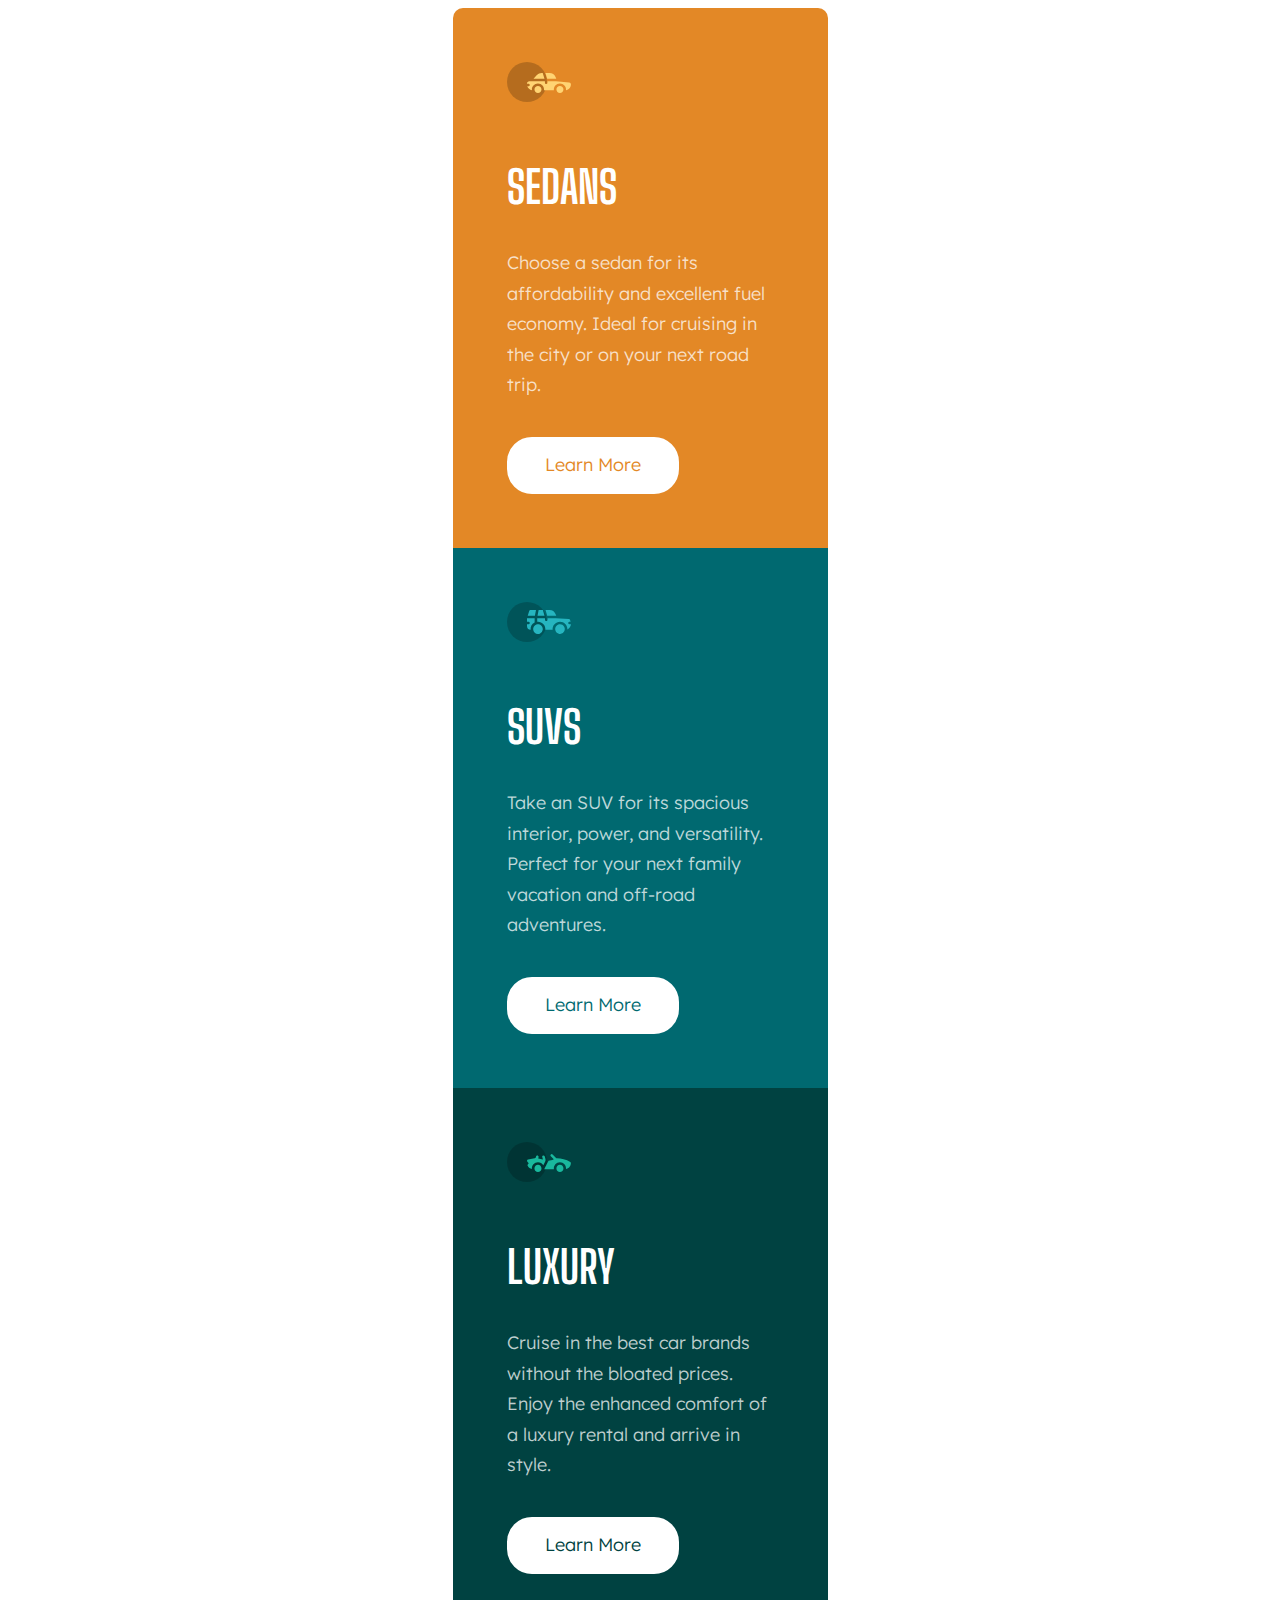
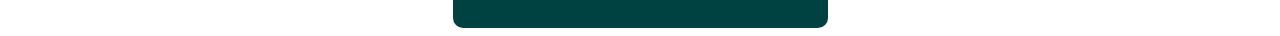
<file: 3-column-preview-card-component-main/index.html>
<!DOCTYPE html>
<html lang="en">
  <head>
    <meta charset="UTF-8" />
    <meta name="viewport" content="width=device-width, initial-scale=1.0" />
    <!-- displays site properly based on user's device -->

    <link
      rel="icon"
      type="image/png"
      sizes="32x32"
      href="./images/favicon-32x32.png"
    />
    <link
      href="https://fonts.googleapis.com/css2?family=Source+Sans+Pro:wght@400;700;900&display=swap"
      rel="stylesheet"
    />

    <link
      href="https://fonts.googleapis.com/css2?family=Big+Shoulders+Display:wght@700&family=Lexend+Deca&family=Source+Sans+Pro:wght@300;400;700;900&display=swap"
      rel="stylesheet"
    />

    <link href="css/styles.css" rel="stylesheet" />

    <title>Frontend Mentor | 3-column preview card component</title>

    <!-- Feel free to remove these styles or customise in your own stylesheet 👍 -->
    <style>
      .attribution {
        margin-top: 2em;
        font-size: 11px;
        text-align: center;
      }
      .attribution a {
        color: hsl(228, 45%, 44%);
      }
    </style>
  </head>
  <body>
    <div class="cars-collection">
      <div class="car car-sedan-bgr">
        <div class="container">
          <img class="car-img" src="images/icon-sedans.svg" alt="sedan" />
          <h2 class="car-title">Sedans</h2>
          <p class="car-body">
            Choose a sedan for its affordability and excellent fuel economy.
            Ideal for cruising in the city or on your next road trip.
          </p>
          <a class="car-btn car-sedan-clr" href="#">Learn More</a>
        </div>
      </div>

      <div class="car car-suv-bgr">
        <div class="container">
          <img class="car-img" src="images/icon-suvs.svg" alt="sedan" />
          <h2 class="car-title">SUVs</h2>
          <p class="car-body">
            Take an SUV for its spacious interior, power, and versatility.
            Perfect for your next family vacation and off-road adventures.
          </p>
          <a class="car-btn car-suv-clr" href="#">Learn More</a>
        </div>
      </div>

      <div class="car-luxury-bgr">
        <div class="container">
          <img class="car-img" src="images/icon-luxury.svg" alt="sedan" />
          <h2 class="car-title">Luxury</h2>
          <p class="car-body">
            Cruise in the best car brands without the bloated prices. Enjoy the
            enhanced comfort of a luxury rental and arrive in style.
          </p>
          <a class="car-btn car-luxury-clr" href="#">Learn More</a>
        </div>
      </div>
    </div>
  </body>
</html>
</file>
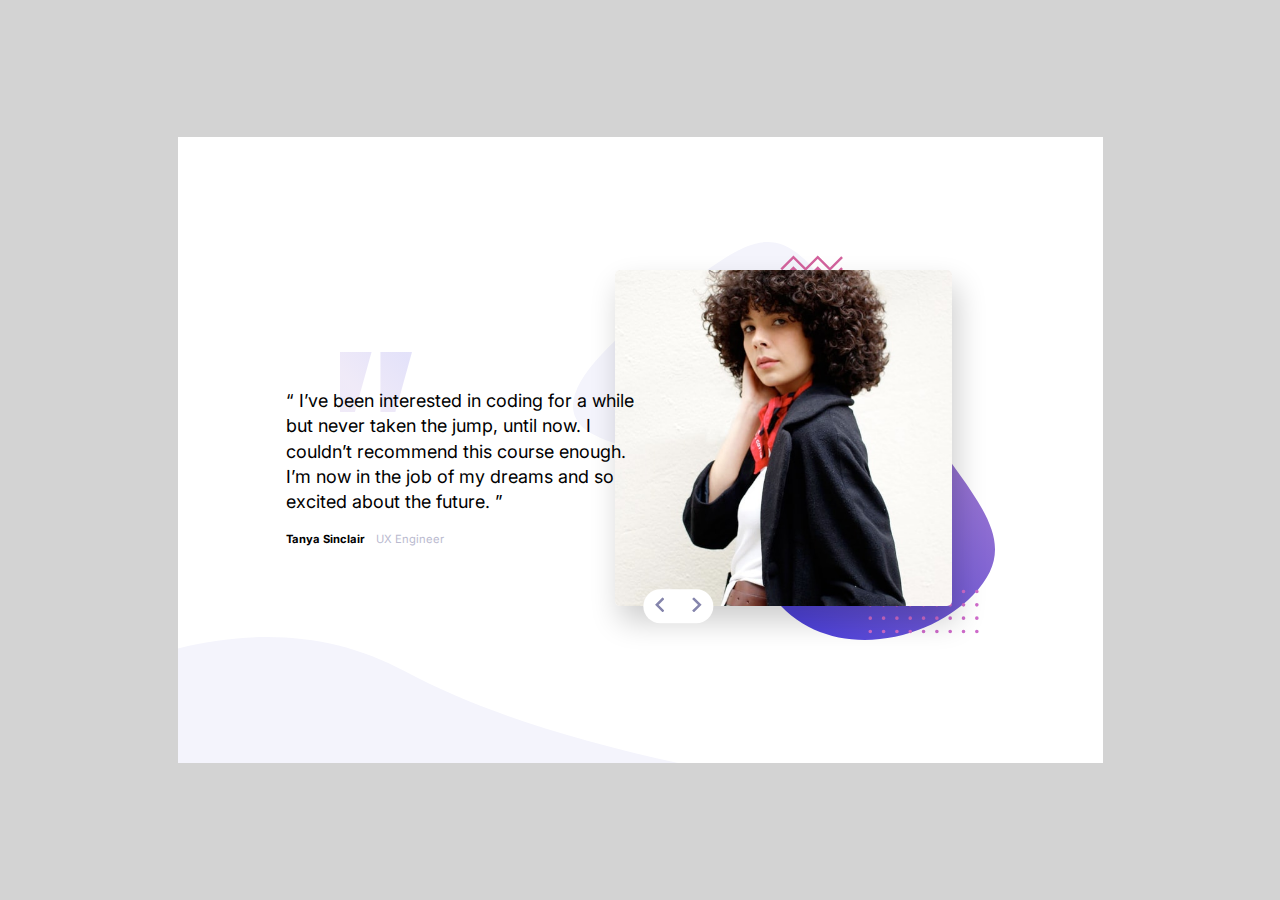
<file: coding-bootcamp-testimonials-slider/index.html>
<!DOCTYPE html>
<html lang="en">
  <head>
    <meta charset="UTF-8" />
    <meta name="viewport" content="width=device-width, initial-scale=1.0" />
    <!-- displays site properly based on user's device -->

    <link
      rel="icon"
      type="image/png"
      sizes="32x32"
      href="./images/favicon-32x32.png"
    />

    <link rel="stylesheet" href="css/styles.css" />
    <link
      href="https://fonts.googleapis.com/css2?family=Inter:wght@300;500&display=swap"
      rel="stylesheet"
    />

    <title>Frontend Mentor | Coding Bootcamp Testimonials Slider</title>
  </head>
  <body>
    <div class="component grid-container">
      <div class="image__container">
        <img
          class="photo developer"
          src="images/image-tanya.jpg"
          alt="Curly girl"
        />
        <img class= "photo developer display-toggle" image-toggle"
        src="images/image-john.jpg" alt="Smiling light-bearded guy" />

        <div class="image__buttons">
          <a class="btn" href="#"><img src="images/icon-prev.svg" /></a>
          <a class="btn" href="#"><img src="images/icon-next.svg" /></a>
        </div>
      </div>

      <div class="info__container">
        <div class="developer">
          <p class="body">
            “ I’ve been interested in coding for a while but never taken the
            jump, until now. I couldn’t recommend this course enough. I’m now in
            the job of my dreams and so excited about the future. ”
          </p>
          <div class="signature">
            <p class="signature__name">Tanya Sinclair</p>
            <p class="signature__role">UX Engineer</p>
          </div>
        </div>

        <div class="developer display-toggle">
          <p class="body">
            “ If you want to lay the best foundation possible I’d recommend
            taking this course. The depth the instructors go into is incredible.
            I now feel so confident about starting up as a professional
            developer. ”
          </p>
          <div class="signature">
            <p class="signature__name">John Tarkpor</p>
            <p class="signature__role">Junior Front-end Developer</p>
          </div>
        </div>
      </div>
    </div>
    <script type="text/javascript" src="js/event.js"></script>
  </body>
</html>
</file>
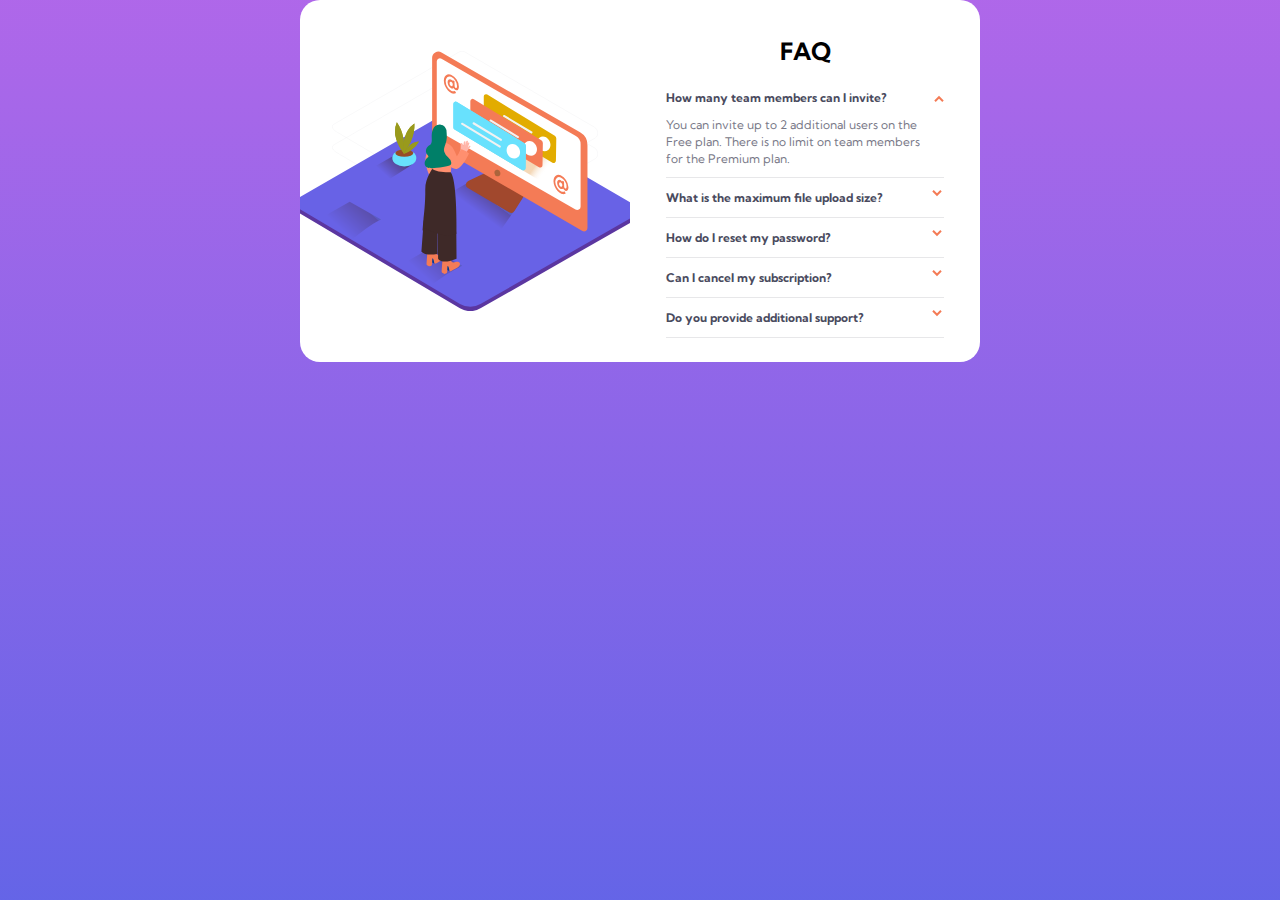
<file: faq-accordion-card-main/index.html>
<!DOCTYPE html>
<html lang="en">
  <head>
    <meta charset="UTF-8" />
    <meta name="viewport" content="width=device-width, initial-scale=1.0" />
    <!-- displays site properly based on user's device -->

    <link
      rel="icon"
      type="image/png"
      sizes="32x32"
      href="./images/favicon-32x32.png"
    />

    <link rel="stylesheet" href="style.css" />

    <title>Frontend Mentor | FAQ Accordion Card</title>

    <link rel="preconnect" href="https://fonts.gstatic.com" />
    <link
      href="https://fonts.googleapis.com/css2?family=Kumbh+Sans:wght@400;700&display=swap"
      rel="stylesheet"
    />
  </head>
  <body>
    <div class="container">
      <div class="card row">
        <div class="card__imagewraper"></div>

        <div class="card__faqs">
          <h1 class="card__title">FAQ</h1>

          <div class="card__faq card__faq--toggle">
            <p class="card__question">How many team members can I invite?</p>
            <div class="card__answer--wrapper card__faq--collapsed">
              <p class="card__answer">
                You can invite up to 2 additional users on the Free plan. There
                is no limit on team members for the Premium plan.
              </p>
            </div>
          </div>

          <div class="card__faq">
            <p class="card__question">What is the maximum file upload size?</p>
            <div class="card__answer--wrapper">
              <p class="card__answer">
                No more than 2GB. All files in your account must fit your
                allotted storage space.
              </p>
            </div>
          </div>

          <div class="card__faq">
            <p class="card__question">How do I reset my password?</p>
            <div class="card__answer--wrapper">
              <p class="card__answer">
                Click “Forgot password” from the login page or “Change password”
                from your profile page. A reset link will be emailed to you.
              </p>
            </div>
          </div>

          <div class="card__faq">
            <p class="card__question">Can I cancel my subscription?</p>
            <div class="card__answer--wrapper">
              <p class="card__answer">
                Yes! Send us a message and we’ll process your request no
                questions asked.
              </p>
            </div>
          </div>

          <div class="card__faq">
            <p class="card__question">Do you provide additional support?</p>
            <div class="card__answer--wrapper">
              <p class="card__answer">
                Chat and email support is available 24/7. Phone lines are open
                during normal business hours.
              </p>
            </div>
          </div>
        </div>
      </div>
    </div>

    <!-- <div class="attribution">
      Challenge by
      <a href="https://www.frontendmentor.io?ref=challenge" target="_blank"
        >Frontend Mentor</a
      >. Coded by <a href="#">Pixhyto</a>.
    </div> -->

    <script type="text/javascript" src="event.js"></script>
  </body>
</html>
</file>
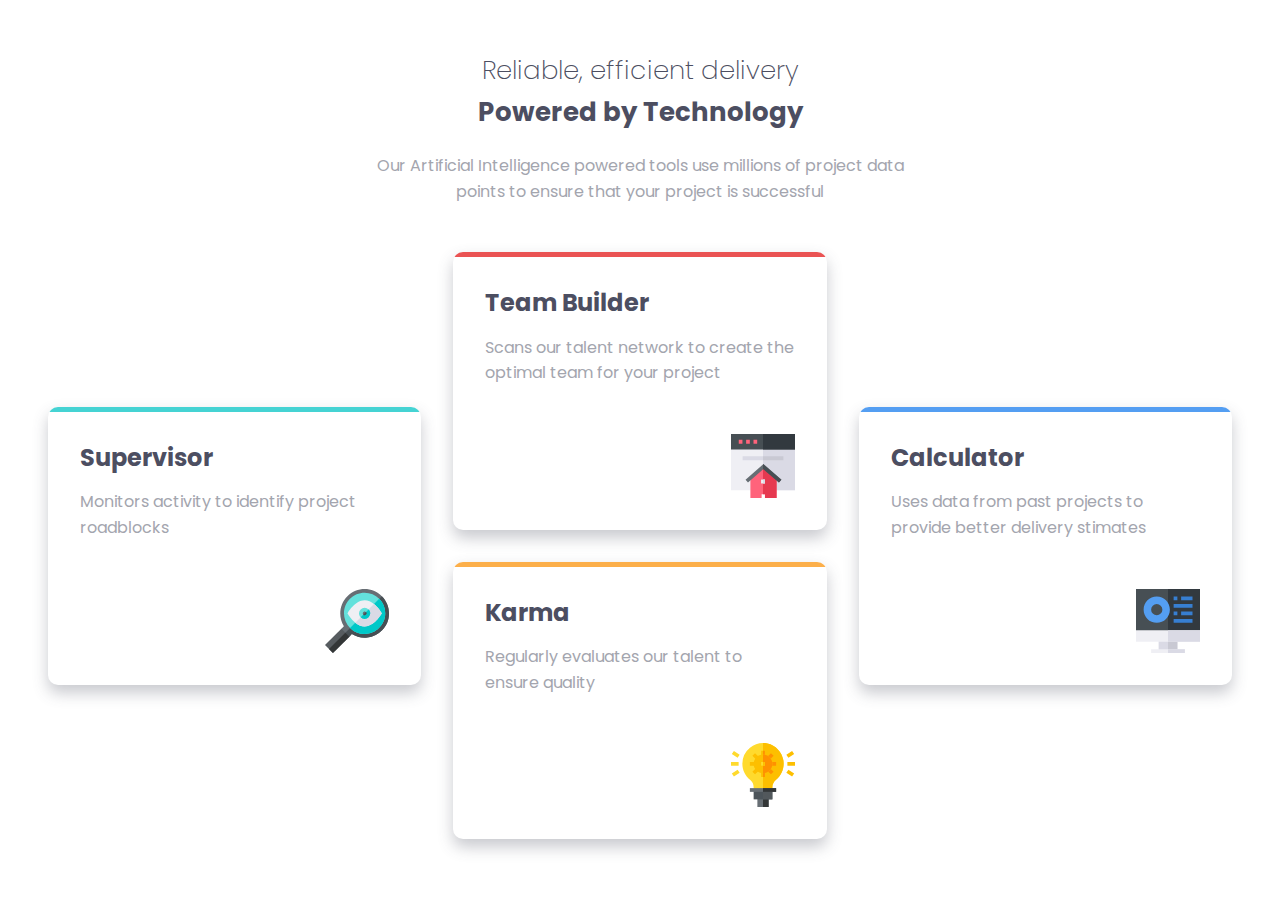
<file: four-card-feature-section-master/index.html>
<!DOCTYPE html>
<html lang="en">
  <head>
    <meta charset="UTF-8" />
    <meta name="viewport" content="width=device-width, initial-scale=1.0" />
    <!-- displays site properly based on user's device -->

    <link
      rel="icon"
      type="image/png"
      sizes="32x32"
      href="./images/favicon-32x32.png"
    />
    <link
      href="https://fonts.googleapis.com/css2?family=Poppins:wght@200;400;600&display=swap"
      rel="stylesheet"
    />

    <link rel="stylesheet" href="css/styles.css" />
    <title>Frontend Mentor | Four card feature section</title>
  </head>
  <body>
    <div class="component">
      <h2 class="component__title">Reliable, efficient delivery</h2>
      <h2 class="component__subtitle">Powered by Technology</h2>
      <p class="component__body">
        Our Artificial Intelligence powered tools use millions of project data
        points to ensure that your project is successful
      </p>

      <section class="cards-section">
        <div class="card">
          <div class="card__top card__top-cyan"></div>
          <h2 class="card__title">Supervisor</h2>
          <p class="card__body">
            Monitors activity to identify project roadblocks
          </p>
          <img
            class="card__img"
            src="images/icon-supervisor.svg"
            alt="Icon of a magnifying glass with an eye"
          />
        </div>

        <div class="card">
          <div class="card__top card__top-red"></div>
          <h2 class="card__title">Team Builder</h2>
          <p class="card__body">
            Scans our talent network to create the optimal team for your project
          </p>
          <img
            class="card__img"
            src="images/icon-team-builder.svg"
            alt="Icon of a red house inside a web page"
          />
        </div>

        <div class="card">
          <div class="card__top card__top-orange"></div>
          <h2 class="card__title">Karma</h2>
          <p class="card__body">
            Regularly evaluates our talent to ensure quality
          </p>
          <img
            class="card__img"
            src="images/icon-karma.svg"
            alt="Icon of yellow glowing bulb"
          />
        </div>

        <div class="card">
          <div class="card__top card__top-blue"></div>
          <h2 class="card__title">Calculator</h2>
          <p class="card__body">
            Uses data from past projects to provide better delivery stimates
          </p>
          <img
            class="card__img"
            src="images/icon-calculator.svg"
            alt="Icon of a monitor with graphics on the screen"
          />
        </div>
      </section>
    </div>
  </body>
</html>
</file>
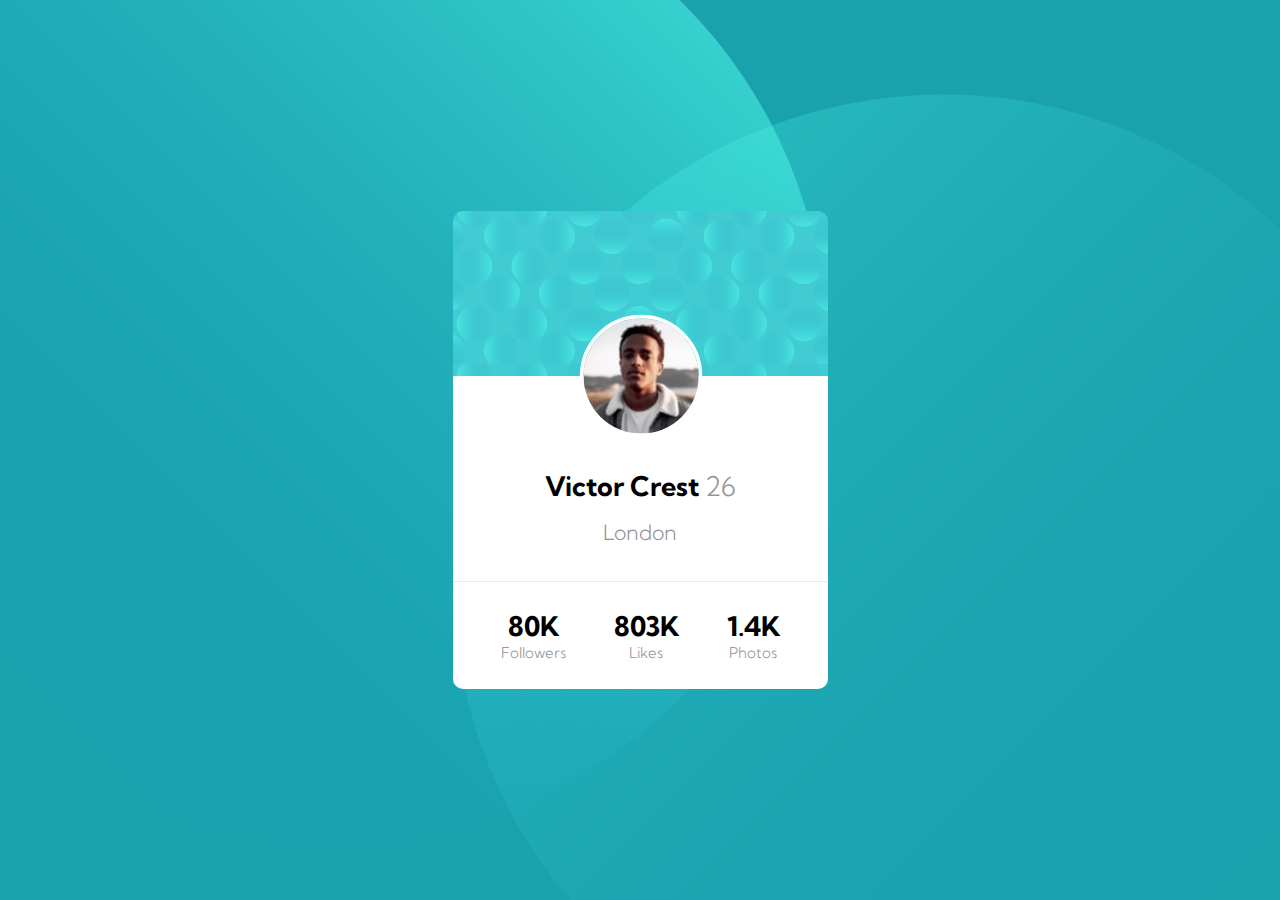
<file: profile-card-component-main/index.html>
<!DOCTYPE html>
<html lang="en">
  <head>
    <meta charset="UTF-8" />
    <meta name="viewport" content="width=device-width, initial-scale=1.0" />
    <!-- displays site properly based on user's device -->

    <link
      rel="icon"
      type="image/png"
      sizes="32x32"
      href="./images/favicon-32x32.png"
    />

    <link rel="stylesheet" href="style.css">

    <title>Frontend Mentor | Profile card component</title>
    <link rel="preconnect" href="https://fonts.gstatic.com">
    <link href="https://fonts.googleapis.com/css2?family=Kumbh+Sans:wght@400;700&display=swap" rel="stylesheet">
  </head>
  <body>
  
    
    <div class="container">
      <div class="card__header">
        <img class="card__img" src="images/image-victor.jpg" alt ="profile photo" />
      </div>
      <div class="card__body">
        <h2>Victor Crest <span>26</span></h2>
        <h3>London</h3>
      </div>
      <div class="card__footer">
        <div class="stats">
          <h2>80K</h2>
          <h5>Followers</h5>
        </div>
        <div class="stats">
          <h2>803K</h2>
          <h5>Likes</h5>
        </div>
        <div class="stats">
          <h2>1.4K</h2>
          <h5>Photos</h5>
        </div>
      </div>
    </div>
    
    <!--Victor Crest 26 London 80K Followers 803K Likes 1.4K Photos
    <div class="attribution">
      Challenge by
      <a href="https://www.frontendmentor.io?ref=challenge" target="_blank"
        >Frontend Mentor</a
      >. Coded by <a href="#">Your Name Here</a>. -->
    </div>
  </body>
</html>
</file>
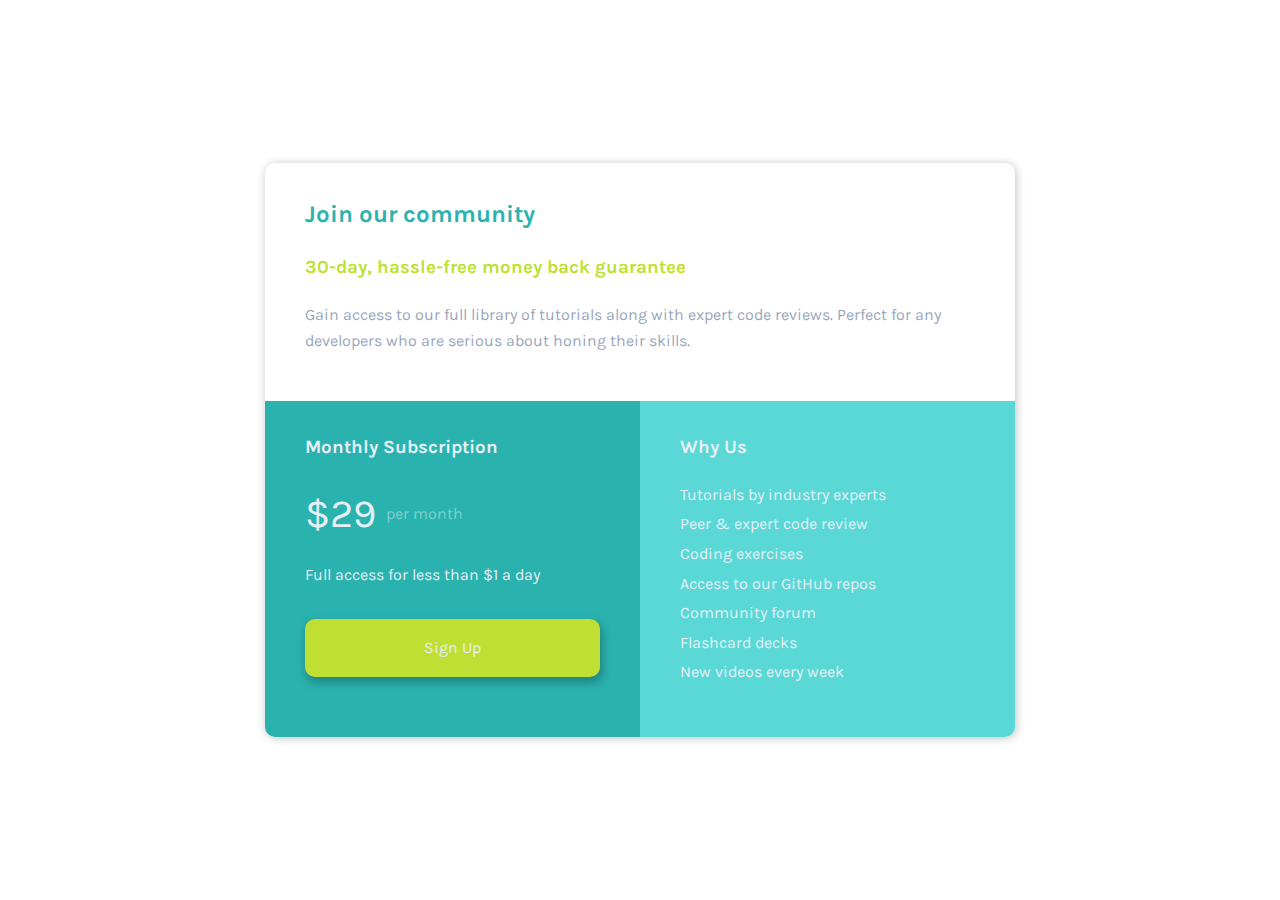
<file: single-price-grid-component-master/index.html>
<!DOCTYPE html>
<html lang="en">
  <head>
    <meta charset="UTF-8" />
    <meta name="viewport" content="width=device-width, initial-scale=1.0" />
    <!-- displays site properly based on user's device -->

    <link
      rel="icon"
      type="image/png"
      sizes="32x32"
      href="./images/favicon-32x32.png"
    />

    <link
      href="https://fonts.googleapis.com/css2?family=Karla:wght@400;700&display=swap"
      rel="stylesheet"
    />

    <link rel="stylesheet" href="css/styles.css" />

    <title>Frontend Mentor | Single Price Grid Component</title>
  </head>
  <body>
    
    <div class="component">
      <div class="intro">
        <div class="container">
          <h2>Join our community</h2>
          <h3 class="title-intro">30-day, hassle-free money back guarantee</h3>
          <p class="intro__body">
            Gain access to our full library of tutorials along with expert code
            reviews. Perfect for any developers who are serious about honing
            their skills.
          </p>
        </div>
      </div>

      <div class="subscription">
        <div class="container">
          <h3>Monthly Subscription</h3>
          <p class="subscription__cost"><span>$29</span> per month</p>
          <p>Full access for less than $1 a day</p>
          <a href="#" class="btn">Sign Up</a>
        </div>
      </div>

      <div class="whyus">
        <div class="container">
          <h3 class="title">Why Us</h3>

          <ul class="whyus__list">
            <li class="whyus__item">Tutorials by industry experts</li>
            <li class="whyus__item">Peer & expert code review</li>
            <li class="whyus__item">Coding exercises</li>
            <li class="whyus__item">Access to our GitHub repos</li>
            <li class="whyus__item">Community forum</li>
            <li class="whyus__item">Flashcard decks</li>
            <li class="whyus__item">New videos every week</li>
          </ul>
        </div>
      </div>
    </div>
  </body>
</html>
</file>
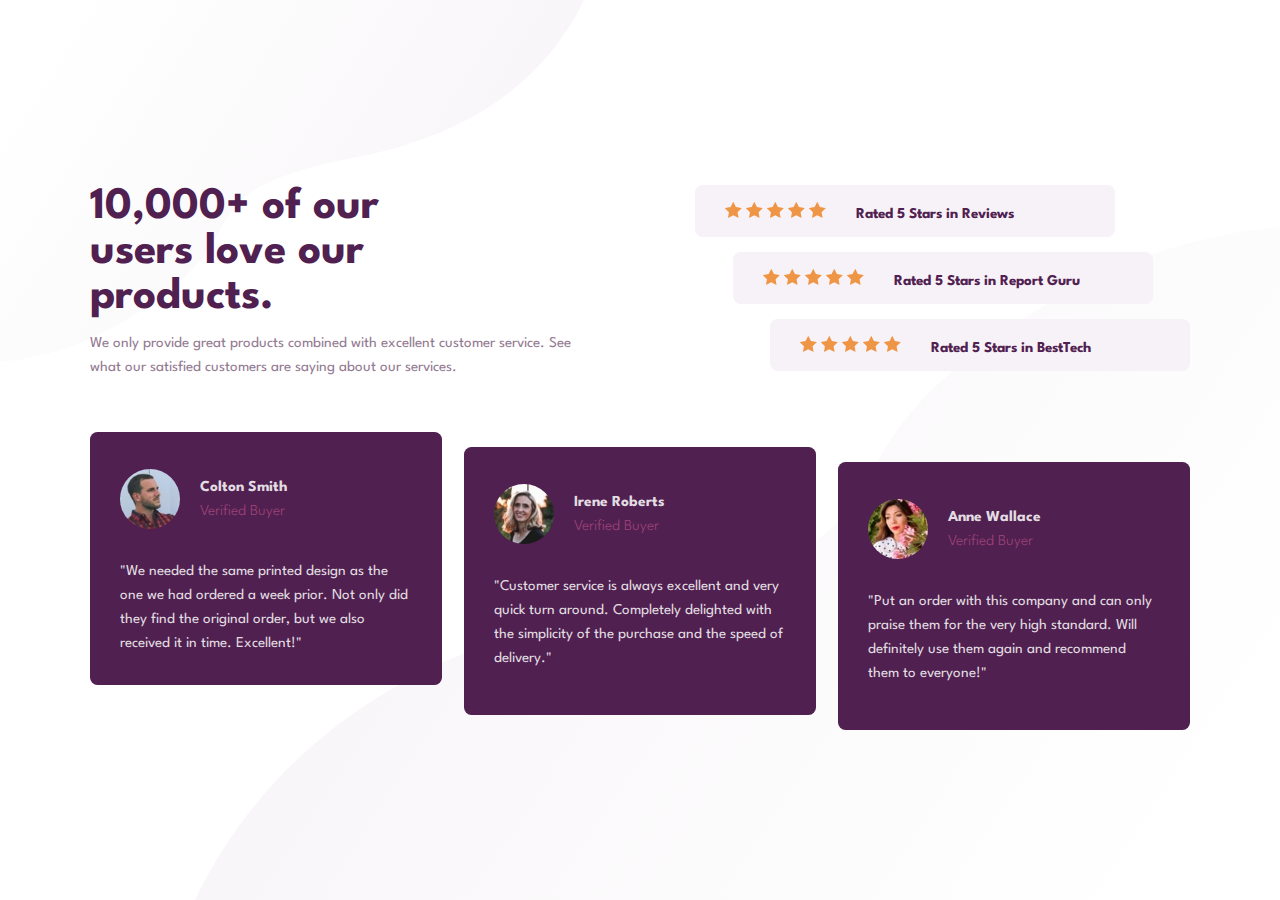
<file: social-proof-section-master/index.html>
<!DOCTYPE html>
<html lang="en">
  <head>
    <meta charset="UTF-8" />
    <meta name="viewport" content="width=device-width, initial-scale=1.0" />
    <!-- displays site properly based on user's device -->

    <link
      rel="icon"
      type="image/png"
      sizes="32x32"
      href="./images/favicon-32x32.png"
    />

    <link rel="preconnect" href="https://fonts.gstatic.com" />
    <link
      href="https://fonts.googleapis.com/css2?family=Spartan:wght@400;500;700&display=swap"
      rel="stylesheet"
    />

    <link rel="stylesheet" href="css/styles.css" />

    <title>Frontend Mentor | Social proof section</title>
  </head>
  <body>
    <div class="container">
      <div class="intro">
        <div class="reviews">
          <h1>10,000+ of our<br />users love our<br />products.</h1>
          <p>
            We only provide great products combined with excellent customer
            service. See what our satisfied customers are saying about our
            services.
          </p>
        </div>

        <div class="ratings">
          <div class="rating">
            <div class="rating__stars">
              <img src="images/icon-star.svg" alt="star" />
              <img src="images/icon-star.svg" alt="star" />
              <img src="images/icon-star.svg" alt="star" />
              <img src="images/icon-star.svg" alt="star" />
              <img src="images/icon-star.svg" alt="star" />
            </div>
            <p class="rating__text">Rated 5 Stars in Reviews</p>
          </div>

          <div class="rating">
            <div class="rating__stars">
              <img src="images/icon-star.svg" alt="star" />
              <img src="images/icon-star.svg" alt="star" />
              <img src="images/icon-star.svg" alt="star" />
              <img src="images/icon-star.svg" alt="star" />
              <img src="images/icon-star.svg" alt="star" />
            </div>
            <p class="rating__text">Rated 5 Stars in Report Guru</p>
          </div>

          <div class="rating">
            <div class="rating__stars">
              <img src="images/icon-star.svg" alt="star" />
              <img src="images/icon-star.svg" alt="star" />
              <img src="images/icon-star.svg" alt="star" />
              <img src="images/icon-star.svg" alt="star" />
              <img src="images/icon-star.svg" alt="star" />
            </div>
            <p class="rating__text">Rated 5 Stars in BestTech</p>
          </div>
        </div>
      </div>

      <div class="user-comments">
        <div class="user-comment">
          <div class="comment__head">
            <img
              class="user-img"
              src="images/image-colton.jpg"
              alt="Smith Colton picture"
            />
            <div class="user-info">
              <h3>Colton Smith</h3>
              <h3>Verified Buyer</h3>
            </div>
          </div>
          <p class="comment__text">
            "We needed the same printed design as the one we had ordered a week
            prior. Not only did they find the original order, but we also
            received it in time. Excellent!"
          </p>
        </div>

        <div class="user-comment">
          <div class="comment__head">
            <img
              class="user-img"
              src="images/image-irene.jpg"
              alt="Irene
            Roberts picture"
            />
            <div class="user-info">
              <h3>Irene Roberts</h3>
              <h3>Verified Buyer</h3>
            </div>
          </div>
          <p class="comment__text">
            "Customer service is always excellent and very quick turn around.
            Completely delighted with the simplicity of the purchase and the
            speed of delivery."
          </p>
        </div>

        <div class="user-comment">
          <div class="comment__head">
            <img
              class="user-img"
              src="images/image-anne.jpg"
              alt="Anne Wallace
            picture"
            />
            <div class="user-info">
              <h3>Anne Wallace</h3>
              <h3>Verified Buyer</h3>
            </div>
          </div>
          <p class="comment__text">
            "Put an order with this company and can only praise them for the
            very high standard. Will definitely use them again and recommend
            them to everyone!"
          </p>
        </div>
      </div>
    </div>
  </body>
</html>
</file>
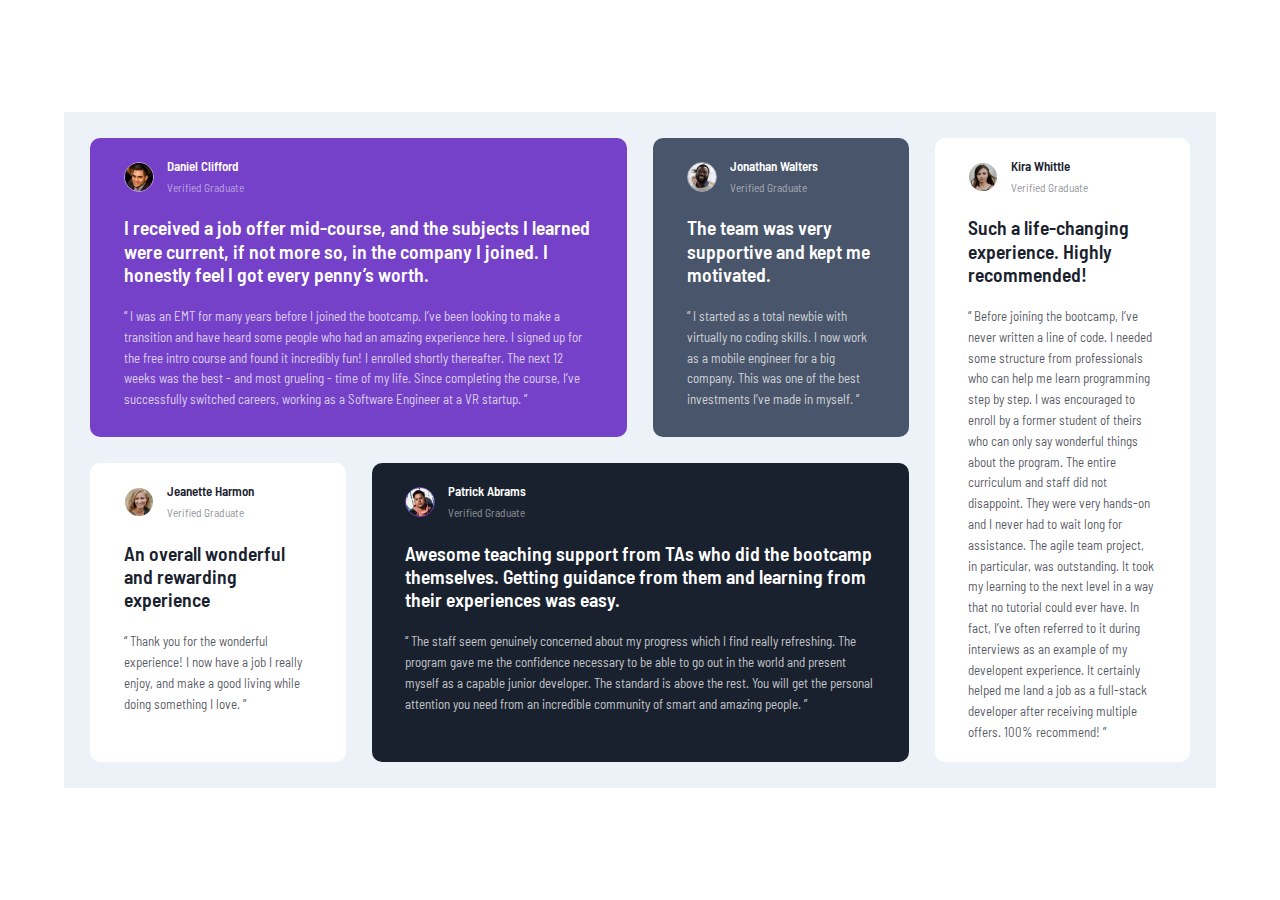
<file: testimonials-grid-section-main/index.html>
<!DOCTYPE html>
<html lang="en">
  <head>
    <meta charset="UTF-8" />
    <meta name="viewport" content="width=device-width, initial-scale=1.0" />
    <!-- displays site properly based on user's device -->

    <link
      rel="icon"
      type="image/png"
      sizes="32x32"
      href="./images/favicon-32x32.png"
    />

    <link
      href="https://fonts.googleapis.com/css2?family=Barlow+Semi+Condensed:wght@500;600&display=swap"
      rel="stylesheet"
    />

    <link rel="stylesheet" href="css/styles.css" />

    <title>Frontend Mentor | [Challenge Name Here]</title>
  </head>
  <body>
    <div class="testimonials">
      <div class="testimonial testimonial-violet">
        <div class="testimonial__header">
          <img
            class="user__img white-border"
            src="images/image-daniel.jpg"
            alt="Daniel Clifford profile"
          />
          <div class="user__info">
            <p class="user__name">Daniel Clifford</p>
            <p class="user__validation">Verified Graduate</p>
          </div>
        </div>

        <p class="testimonial__title">
          I received a job offer mid-course, and the subjects I learned were
          current, if not more so, in the company I joined. I honestly feel I
          got every penny’s worth.
        </p>
        <p class="testimonial__body testimonial__body-light">
          “ I was an EMT for many years before I joined the bootcamp. I’ve been
          looking to make a transition and have heard some people who had an
          amazing experience here. I signed up for the free intro course and
          found it incredibly fun! I enrolled shortly thereafter. The next 12
          weeks was the best - and most grueling - time of my life. Since
          completing the course, I’ve successfully switched careers, working as
          a Software Engineer at a VR startup. ”
        </p>
      </div>

      <div class="testimonial testimonial-gray">
        <div class="testimonial__header">
          <img
            class="user__img white-border"
            src="images/image-jonathan.jpg"
            alt="Jonathan Walters profile"
          />
          <div class="user__info">
            <p class="user__name">Jonathan Walters</p>
            <p class="user__validation">Verified Graduate</p>
          </div>
        </div>

        <p class="testimonial__title">
          The team was very supportive and kept me motivated.
        </p>
        <p class="testimonial__body testimonial__body-light">
          “ I started as a total newbie with virtually no coding skills. I now
          work as a mobile engineer for a big company. This was one of the best
          investments I’ve made in myself. ”
        </p>
      </div>

      <div class="testimonial testimonial-white">
        <div class="testimonial__header">
          <img
            class="user__img white-border"
            src="images/image-jeanette.jpg"
            alt="Jeanette Harmon profile"
          />
          <div class="user__info">
            <p class="user__name">Jeanette Harmon</p>
            <p class="user__validation user__validation-dark">
              Verified Graduate
            </p>
          </div>
        </div>

        <p class="testimonial__title">
          An overall wonderful and rewarding experience
        </p>
        <p class="testimonial__body testimonial__body-dark">
          “ Thank you for the wonderful experience! I now have a job I really
          enjoy, and make a good living while doing something I love. ”
        </p>
      </div>

      <div class="testimonial testimonial-dark">
        <div class="testimonial__header">
          <img
            class="user__img violet-border"
            src="images/image-patrick.jpg"
            alt="Daniel Clifford profile"
          />
          <div class="user__info">
            <p class="user__name">Patrick Abrams</p>
            <p class="user__validation">Verified Graduate</p>
          </div>
        </div>

        <p class="testimonial__title">
          Awesome teaching support from TAs who did the bootcamp themselves.
          Getting guidance from them and learning from their experiences was
          easy.
        </p>
        <p class="testimonial__body testimonial__body-light">
          “ The staff seem genuinely concerned about my progress which I find
          really refreshing. The program gave me the confidence necessary to be
          able to go out in the world and present myself as a capable junior
          developer. The standard is above the rest. You will get the personal
          attention you need from an incredible community of smart and amazing
          people. ”
        </p>
      </div>

      <div class="testimonial testimonial-white">
        <div class="testimonial__header">
          <img
            class="user__img white-border"
            src="images/image-kira.jpg"
            alt="Kira Whittle profile"
          />
          <div class="user__info">
            <p class="user__name">Kira Whittle</p>
            <p class="user__validation user__validation-dark">
              Verified Graduate
            </p>
          </div>
        </div>

        <p class="testimonial__title">
          Such a life-changing experience. Highly recommended!
        </p>
        <p class="testimonial__body testimonial__body-dark">
          “ Before joining the bootcamp, I’ve never written a line of code. I
          needed some structure from professionals who can help me learn
          programming step by step. I was encouraged to enroll by a former
          student of theirs who can only say wonderful things about the program.
          The entire curriculum and staff did not disappoint. They were very
          hands-on and I never had to wait long for assistance. The agile team
          project, in particular, was outstanding. It took my learning to the
          next level in a way that no tutorial could ever have. In fact, I’ve
          often referred to it during interviews as an example of my developent
          experience. It certainly helped me land a job as a full-stack
          developer after receiving multiple offers. 100% recommend! ”
        </p>
      </div>
    </div>
  </body>
</html>
</file>
<file: 3-column-preview-card-component-main/css/styles.css>
html {
  font-size: 18px;
}

body {
  font-family: "Lexend Deca", sans-serif;
  color: hsla(0, 0%, 100%, 0.75);
  font-weight: 300;
  line-height: 1.7;

  display: flex;
  orientation: column;
  justify-content: center;
  align-items: center;
  min-height: 100vh;
}

h2 {
  font-family: "Big Shoulders Display", sans-serif;
  text-transform: uppercase;
  color: white;
  font-size: 2.5rem;
  margin-bottom: 0.5em;
}

.car-sedan-bgr {
  background: hsl(31, 77%, 52%);
}

.car-suv-bgr {
  background: hsl(184, 100%, 22%);
}

.car-luxury-bgr {
  background: hsl(179, 100%, 13%);
}

.car-sedan-clr {
  color: hsl(31, 77%, 52%) !important;
}

.car-suv-clr {
  color: hsl(184, 100%, 22%) !important;
}

.car-luxury-clr {
  color: hsl(179, 100%, 13%) !important;
}

.cars-collection {
  border-radius: 10px;
  overflow: hidden;
  max-width: 375px;
  min-width: 300px;
  margin: 0 auto;
}

.container {
  padding: 3em 3em;
  margin: 0 auto;
}

.car-body {
  margin-bottom: 2em;
}

.car-btn {
  display: inline-block;
  background: white;
  border: 2px white solid;
  color: transparent;
  padding: 0.625em 2em;
  border-radius: 25px;
  text-decoration: none;
  transition: background-color 0.25s;
}

.car-btn:hover,
.car-btn:focus {
  background: transparent;
  color: white !important;
  border: 2px white solid;
}

@media (min-width: 1440px) {
  .cars-collection {
    max-width: 1125px;
    display: flex;
  }

  .car-body {
    margin-bottom: 6em;
  }
}
</file>
<file: coding-bootcamp-testimonials-slider/css/styles.css>
* {
  box-sizing: border-box;
}

html {
  --dark_blue: hsl(240, 38%, 20%);
  --grayish_blue: hsl(240, 18%, 77%);
  line-height: 1.4;
}

body {
  font-family: "Inter", sans-serif;
  font-size: 18px;
  margin: 0;
  background: lightgray;

  display: flex;
  flex-direction: column;
  justify-content: center;
  min-height: 100vh;
}

img {
  max-width: 100%;
}

p {
  text-align: center;
}

.developer {
  /* opacity: 100; */
  /* display: block; */
}

.display-toggle {
  display: none;
}

.component {
  background-image: url("../images/pattern-curve.svg");
  background-repeat: no-repeat;
  background-size: contain;
  background-position: bottom;
  background-color: white;
  padding: 2em 0 6em;
}

.signature__name {
  font-weight: 700;
  margin: 0;
}
.signature__role {
  color: var(--grayish_blue);
  margin: 0;
}

.image-toggle {
  display: none;
  /* transform: translateX(300%); */
}

.grid-container {
  display: grid;
  grid-template-columns: minmax(1em, 1fr) minmax(0, 350px) minmax(1em, 1fr);
}

.grid-container > * {
  grid-column: 2 / -2;
}

.image__container {
  background-image: url("../images/pattern-bg.svg");
  background-repeat: no-repeat;
  background-size: contain;
  background-position: center;
  /* margin: 0 auto; */
  padding: 2.375em;
  margin-bottom: 1em;

  position: relative;

  z-index: 0;
}

.photo {
  margin: 0 auto;
  border-radius: 5px;
  box-shadow: 5px 15px 30px 0px rgba(0, 0, 0, 0.2);
  /* object-fit: cover; */
}

.photo-2 {
  display: none;
}

.image__buttons {
  position: absolute;
  display: flex;
  justify-content: space-between;
  bottom: 1em;
  /* height: 15px; */
  left: 50%;
  background: white;
  transform: translate(-50%, -40%);
  padding: 0.25em 0.625em;
  border-radius: 20px;
}

.image__buttons a + a {
  margin-left: 1.5em;
}

.image__buttons img {
  height: 15px;
}

.info__container {
  background-image: url("../images/pattern-quotes.svg");
  background-repeat: no-repeat;
  background-size: 2.75em;
  background-position: top;

  z-index: 5;
  transition: all 0.5s;
}

@media (min-width: 950px) {
  .component {
    padding: 5em;
    background-position: left bottom;
    background-size: 500px;
    max-width: 925px;
    margin: auto;
  }

  .grid-container {
    grid-template-columns: minmax(1em, 1fr) minmax(0, 500px) minmax(0, 350px) minmax(
        1em,
        1fr
      );
    grid-template-areas: ". img body .";
  }

  .image__container {
    grid-area: body;
    align-self: center;
    margin-left: -4em;
  }

  .image__buttons {
    transform: translate(-200%, -40%);
  }

  .info__container {
    grid-area: img;
    align-self: center;

    background-size: 4em;
    background-position: left 3em top;
    padding-top: 1em;
  }

  p {
    text-align: left;
  }

  .signature {
    display: flex;
    font-size: 0.7rem;
  }

  .signature__name {
    margin-right: 1em;
  }
}
</file>
<file: faq-accordion-card-main/style.css>
* {
  margin: 0;
  padding: 0;
  box-sizing: border-box;
}

body {
  background-image: linear-gradient(hsl(273, 75%, 66%), hsl(240, 73%, 65%));
  font-family: "Kumbh Sans", sans-serif;
  font-size: 12px;
  font-weight: 400;
  height: 100vh;
}

img {
  max-width: 100%;
}

/* .attribution {
  font-size: 11px;
  text-align: center;
} */
/* .attribution a {
  color: hsl(228, 45%, 44%);
} */

.card {
  /* margin-top: 150px; */
  background: white;
  border-radius: 20px;
}

.card__imagewraper {
  background-image: url("./images/illustration-woman-online-mobile.svg"),
    url("./images/bg-pattern-mobile.svg");
  background-repeat: no-repeat, no-repeat;
  background-size: 320px, 290px; /*, (auto 150px); */
  background-position: left 7.5px top, center bottom;

  height: 260px;

  transform: translateY(-50%);
  margin-top: 160px;
  margin-bottom: -140px;
}

.container {
  max-width: 375px;
  margin: 0 auto;
}

.card__faqs {
  padding: 1em 3em;
}

.card__title {
  text-align: center;
  margin-top: 1em;
  margin-bottom: 1em;
  font-weight: 700;
}

.card__faq {
  max-width: 350px;
  border-bottom: 1px solid hsl(240, 5%, 91%);
  margin-bottom: 1em;
  padding-right: 2em;
  position: relative;
}

.card__answer--wrapper {
  overflow: hidden;
  transition: all 1s;
  padding-bottom: 0em;
  height: 0em;
}

.card__faq--toggle .card__answer--wrapper {
  height: 5em;
  padding-bottom: 0.5em;
}

.card__faq--toggle .card__question::after {
  transform: rotate(180deg);
}

.card__question {
  margin-bottom: 1em;
  color: hsl(237, 12%, 33%);
  font-weight: 700;
  cursor: pointer;
}

.card__question::after {
  content: "";
  background-image: url("./images/icon-arrow-down.svg");
  background-repeat: no-repeat;
  position: absolute;
  height: 1em;
  width: 1em;
  right: 0;
  transition: all 1s;
}

.card__answer {
  color: hsl(240, 6%, 50%);
  line-height: 1.4;
}

@media (min-width: 800px) {
  .container {
    max-width: 1400px;
    padding: 0 300px;
  }

  .row {
    display: flex;
    align-items: center;
    justify-content: center;
  }

  .card {
    max-width: 800px;
    overflow: visible;
  }

  .card__imagewraper,
  .card__faqs {
    max-width: 350px;
    flex-grow: 1;
    margin: 0;        
    transform: translate(0);
    
  }

  .card__imagewraper {
    background-image: url("./images/illustration-woman-online-desktop.svg"),
      url("./images/bg-pattern-desktop.svg");
    background-position: top, bottom;
    background-size: cover, contain;
  }

  /*
  .container {
    max-width: 1400px;
    padding: 1em;
    margin: 0 auto;
  }

  .card__faqs,
  .card__imagewraper {
    flex-shrink: 1;
    flex-grow: 1;
  } */

  /* 
  .card__faqs,
  .card__imagewraper  {
    width: 100%;
    padding: 0;
    margin: 0;
  }

  .card__imagewraper {
    position: absolute;
  }

  .card__faqs {
    border-radius: 20px;
    padding: 2em 3em 2em 20em;
  } */
}
</file>
<file: four-card-feature-section-master/css/styles.css>
* {
    box-sizing: border-box;
}

html {
  --red-clr: hsl(0, 78%, 62%);
  --cyan-clr: hsl(180, 62%, 55%);
  --orange-clr: hsl(34, 97%, 64%);
  --blue-clr: hsl(212, 86%, 64%);

  --dark-blue-clr: hsl(234, 12%, 34%);
  --grayish-blue-clr: hsl(229, 6%, 66%);
  --light-gray-clr: hsl(0, 0%, 98%)

  font-size: 15px;
}

body {
    margin: 0;
    padding: 0;
    line-height: 1.6;   

    font-family: "Poppins", sans-serif;        
    color: var(--grayish-blue-clr);

    display: flex;
    flex-direction: column;
    justify-content: center;
    min-height: 100vh;

}

h2 {
    color: var(--dark-blue-clr);
}



.component {

    background: white;
    margin: 0 auto;
    padding: 1em;    
    max-width: 375px;    

}

.component__title,
.component__subtitle,
.component__body {
    text-align: center;
}


.component__title,
.component__subtitle {
    font-size: 1.625rem;
}

.component__title {
  
    font-weight: 200;    
    margin-bottom: 0;

}

.component__subtitle {    
    
    margin-top: 0;
    margin-bottom: 0.75em;
}

.component__body {
    margin-bottom: 5em;
}

.card {   
    
    margin: 0 auto 2em;

    padding: 2em;

    box-shadow: 0px 7.5px 15px 0px hsla(234, 12%, 34%,.3);    
    border-radius: 10px;
    
    position: relative;
    overflow: hidden;
    
}


.card__top {
    position: absolute;
    height: 5px;
    width: 100%;    
    top: 0;
    left: 0;
}

.card__top-cyan {
    background: var(--cyan-clr);
}

.card__top-red {
    background: var(--red-clr);
}

.card__top-orange {
    background: var(--orange-clr);
}

.card__top-blue {
    background: var(--blue-clr);
}



.card__title {
    margin: 0 0 0.5em;
}

.card__body {
    margin: 0 0 3em;   

}

.card__img {
    display: block;
    margin-left: auto;
}


@media (min-width: 1125px) {

    .component {
        max-width: 1400px;        
    }

    .component__title,
    .component__subtitle,
    .component__body {
        margin-left: auto;
        margin-right: auto;
        max-width: 550px;       
    }

    .component__body {
        margin-bottom: 3em;
    }
    


    .cards-section {
        display: grid;
        grid-template: auto auto auto auto / 0px auto auto auto 0px;
        grid-gap: 2em;
        margin-bottom: 2em;
    }

    .cards-section div:nth-child(1){
        grid-row: 2/4;
        grid-column: 2;
    }

    .cards-section div:nth-child(2){
        grid-row: 1/3;
        grid-column: 3;
    }

    .cards-section div:nth-child(3){
        grid-row: 3/5;
        grid-column: 3;
    }

    .cards-section div:nth-child(4){
        grid-row: 2/4;
        grid-column: 4;
    }

    .card {
        margin-bottom: 0;
    }





}
</file>
<file: profile-card-component-main/style.css>
:root {
  --primary_1: #19a2ae;
  --clr_gray: #969696;
  --clr_lightgray: #e9e9e9;
  --clr-dark: hsl(229, 23%, 23%);
  font-size: 18px;
}

* {
  padding: 0;
  margin: 0;
  box-sizing: border-box;
}

/*------------
Typography
--------------*/

body {
  background-image: url("images/bg-pattern-top.svg"),
    url("images/bg-pattern-bottom.svg");
  background-position: right -25% bottom -100%, left -25% top -100%;
  background-repeat: no-repeat;

  font-family: "Kumbh Sans", sans-serif;
  background-color: var(--primary_1);
  color: var(--clr_gray);
  text-align: center;

  min-height: 100vh;
  display: flex;
  flex-direction: column;
  justify-content: center;
}

h2 {
  color: black;
}

span,
h3,
h5 {
  color: var(--clr_gray);
  font-weight: 300;
}

h3 {
  margin-top: 0.75em;
}
/*------------
Layout
--------------*/

.container {
  min-width: 320px;
  max-width: 375px;
  width: 90%;
  margin: 1em auto;

  border-radius: 10px;
  overflow: hidden;
}

.card__header {
  background-color: #fff;
  background-image: url("images/bg-pattern-card.svg");

  height: 150px;
  display: flex;
  flex-direction: column;
  justify-content: flex-end;
  align-items: center;
  transform: scale(1.2);
}

.card__img {
  display: block;
  border-radius: 50%;
  border: 3px #fff solid;
  transform: translateY(50%);
}

.card__body {
  background: #fff;
  padding: 6em 0 2em;
  border-bottom: 1px var(--clr_lightgray) solid;
}

.card__footer {
  padding: 1.5em 0;
  background: #fff;
  display: flex;
  justify-content: space-evenly;
}

@media (min-width: 1200px) {
  body {
    background-position: left -50% bottom -80%, right -50% top -120%;
  }
}
</file>
<file: single-price-grid-component-master/css/styles.css>
html {
  /* ### Primary */
  --cyan-clr: hsl(179, 62%, 43%);
  --cyan-lighter-clr: hsl(179, 62%, 60%);
  --bright-yellow-clr: hsl(71, 73%, 54%);

  /* ### Neutral */
  --light-gray-clr: hsl(204, 43%, 93%);
  --grayish-blue-clr: hsl(218, 22%, 67%);

  box-sizing: border-box;
  font-size: 16px;
}

body {
  font-family: "Karla", sans-serif;
  color: var(--light-gray-clr);
  line-height: 1.6;

  display: flex;
  flex-direction: column;
  justify-content: center;

  margin: 0;
  padding: 0;

  min-height: 100vh;
}

/*--------
Colors
--------*/

h2 {
  color: var(--cyan-clr);
  margin-top: 0;
}

h3 {
  margin-top: 0;
}

.intro {
  color: var(--grayish-blue-clr);
}

.intro__body {
  margin-bottom: 0;
}

.title-intro {
  color: var(--bright-yellow-clr);
}

.subscription {
  background: var(--cyan-clr);
}

.whyus {
  background: var(--cyan-lighter-clr);
}

/*--------
Layout
--------*/

.container {
  padding: 2em 1.5em;
}

.component {
  max-width: 350px;
  margin: 0 auto;

  border-radius: 10px;
  overflow: hidden;
  box-shadow: 1px 1px 10px 0px rgba(0, 0, 0, 0.25);
}

span {
  font-size: 2.5rem;
  margin-right: 0.25em;
  color: var(--light-gray-clr);
}

.subscription__cost {
  display: flex;
  align-items: center;
  color: rgba(255, 255, 255, 0.4);
}

.btn {
  display: block;
  margin-top: 2em;
  padding: 1em 2em;
  background: var(--bright-yellow-clr);
  border-radius: 10px;
  text-decoration: none;
  color: inherit;
  text-align: center;

  box-shadow: 2px 5px 10px 1px rgba(0, 0, 0, 0.25);
}

.whyus__list {
  list-style: none;
  padding-left: 0;
}

.whyus__item {
  padding-bottom: 0.25em;
}

/*--------
Layout
--------*/
@media (min-width: 800px) {
  .component {
    max-width: 750px;

    display: grid;
    grid-template: auto auto / 1fr 1fr;
  }

  .intro {
    grid-column: 1 / -1;
  }

  .container {
    padding: 2em 2.5em;
  }

  .intro__body {
    margin-bottom: 1em;
  }
}
</file>
<file: social-proof-section-master/css/styles.css>
:root {
  font-size: 15px;
  --primary-clr: hsl(300, 43%, 22%);
  --secondary-clr: hsl(300, 24%, 96%);
  --third-clr: hsla(333, 80%, 67%, 0.5);
}

* {
  margin: 0;
  padding: 0;
  box-sizing: border-box;
}

body {
  background: url("../images/bg-pattern-top-mobile.svg"),
    url("../images/bg-pattern-bottom-mobile.svg");
  background-repeat: no-repeat;
  background-position: left top, right bottom;
  font-family: "Spartan", sans-serif;
  color: hsl(303, 10%, 53%);
  line-height: 1.6;
  min-height: 100vh;

  display: flex;
  flex-direction: column;
  justify-content: center;
}

img {
  max-width: 100%;
}

/*-------------------
Typography
--------------------*/

h1 {
  color: var(--primary-clr);
  margin-bottom: 0.25em;
  line-height: 1;
  font-size: 2.5rem;
}

.reviews,
.rating {
  text-align: center;
}

.reviews p {
  margin-bottom: 1.5em;
}

/*-------------------
Layout
--------------------*/

.container {
  max-width: 375px;
  width: 95%;
  margin: 3em auto;
}

.rating,
.user-comment {
  border-radius: 7.5px;
}

.rating {
  background: var(--secondary-clr);
  color: var(--primary-clr);
  font-weight: 700;

  padding: 1.125em 0 0.75em;
  margin-bottom: 1em;
}

.ratings,
.user-comments {
  padding-bottom: 1em; /*Prevent collapsing margins*/
  /* margin-bottom: 2em; */
}

.user-comment {
  background: var(--primary-clr);
  color: rgba(255, 255, 255, 0.85);
  margin-bottom: 1em;
  padding: 2.5em 2em 2em;
}

.comment__head {
  display: flex;
  align-items: center;
  margin: 0 1em 2em 0;
}

.user-info {
  margin: 0 1.5em;
  font-size: 0.875rem;
}

.user-info h3:last-child {
  font-weight: 300;
  color: var(--third-clr);
}

.user-img {
  border-radius: 50%;
  height: 4em;
}

/*-------------------
media
--------------------*/

@media (min-width: 1200px) {
  body {
    background: url("../images/bg-pattern-top-desktop.svg"),
      url("../images/bg-pattern-bottom-desktop.svg");

    background-repeat: no-repeat;
    background-position: left top, right bottom;
  }

  h1 {
    font-size: 3em;
  }

  .container {
    max-width: 1100px;
    width: 95%;
    margin: 1em auto;
  }

  .intro {
    display: flex;
    justify-content: space-between;
    margin-bottom: 2em;
  }

  .reviews {
    text-align: left;
  }

  .intro > * {
    width: 45%;
  }

  .ratings {
    display: flex;
    flex-direction: column;
    justify-content: center;
  }

  .rating {
    display: flex;
    align-items: center;
  }

  .rating:nth-child(1) {
    margin-right: 5em;
  }

  .rating:nth-child(2) {
    margin-left: 2.5em;
    margin-right: 2.5em;
  }

  .rating:nth-child(3) {
    margin-left: 5em;
  }

  .rating__stars {
    margin: 0 2em;
  }

  .user-comment:nth-child(2) {
    margin-top: 1em;
    margin-bottom: -1em;
  }

  .user-comment:nth-child(3) {
    margin-top: 2em;
    margin-bottom: -2em;
  }

  .user-comments {
    display: flex;
    justify-content: space-between;
  }

  .user-comments > * {
    width: 32%;
  }
}
</file>
<file: testimonials-grid-section-main/css/styles.css>
html {
  --moderate-violet: hsl(263, 55%, 52%);
  --very-dark-grayish-blue: hsl(217, 19%, 35%);
  --very-dark-blackish-blue: hsl(219, 29%, 14%);
  --white: hsl(0, 0%, 100%);

  --light-gray: hsl(0, 0%, 81%);
  --light-grayish-blue: hsl(210, 46%, 95%);

  font-size: 13px;
  box-sizing: border-box;
}

body {
  font-family: "Barlow Semi Condensed", sans-serif;
  line-height: 1.6;
  margin: 0;
  padding: 0;

  display: flex;
  flex-direction: column;
  justify-content: center;
  min-height: 100vh;
}

img {
  display: inline-block;
  border-radius: 50%;
  height: 28px;
  object-fit: cover;
}

.user__name,
.testimonial__title {
  font-weight: 600;
}

.testimonial__header {
  display: flex;
  align-items: center;
}

.user__info {
  margin-left: 1em;
}

.user__name {
  margin-top: -1px;
  padding-top: 0;
  margin-bottom: 0.125em;
  font-size: 1rem;
}

.testimonial__title {
  font-size: 1.5rem;
  line-height: 1.2;
}

.user__validation {
  margin: 0;
  color: rgba(255, 255, 255, 0.5);
  font-size: 0.875rem;
}

.testimonial__body {
  padding: 0;
  margin-bottom: 0;
}

/*-------- 
Layout 
--------*/

.testimonials {
  background: var(--light-grayish-blue);
  padding: 2em;
  max-width: 350px;
  margin-left: auto;
  margin-right: auto;
}

.testimonial {
  padding: 1.5em 2em;
  border-radius: 10px;
  margin: 2em 0;
}

.testimonial-violet {
  background-color: var(--moderate-violet);
  color: white;
}

.testimonial-gray {
  background-color: var(--very-dark-grayish-blue);
  color: white;
}

.testimonial-white {
  background-color: white;
  color: var(--very-dark-blackish-blue);
}

.testimonial-dark {
  background-color: var(--very-dark-blackish-blue);
  color: white;
}

.testimonial__body-dark {
  color: hsla(219, 29%, 14%, 0.75);
}

.testimonial__body-light {
  color: rgba(255, 255, 255, 0.75);
}

.user__validation-dark {
  color: hsla(219, 29%, 14%, 0.5);
}

.violet-border {
  border: 1.5px var(--moderate-violet) solid;
}

.white-border {
  border: 1.5px rgba(255, 255, 255, 0.5) solid;
}

@media (min-width: 1200px) {
  .testimonials {
    max-width: 1100px;

    display: grid;
    grid-template: 1fr 1fr / 1fr 1fr 1fr 1fr;
    grid-gap: 2em;
    grid-template-areas:
      "violet     violet  gray    white-l"
      "white-s    dark    dark    white-l";
  }

  .testimonial {
    margin: 0;
    padding-left: 2.6em;
    padding-right: 2.6em;
  }

  .testimonial:nth-child(1) {
    grid-area: violet;
  }

  .testimonial:nth-child(2) {
    grid-area: gray;
  }

  .testimonial:nth-child(3) {
    grid-area: white-s;
  }

  .testimonial:nth-child(4) {
    grid-area: dark;
  }

  .testimonial:nth-child(5) {
    grid-area: white-l;
  }
}
</file>
